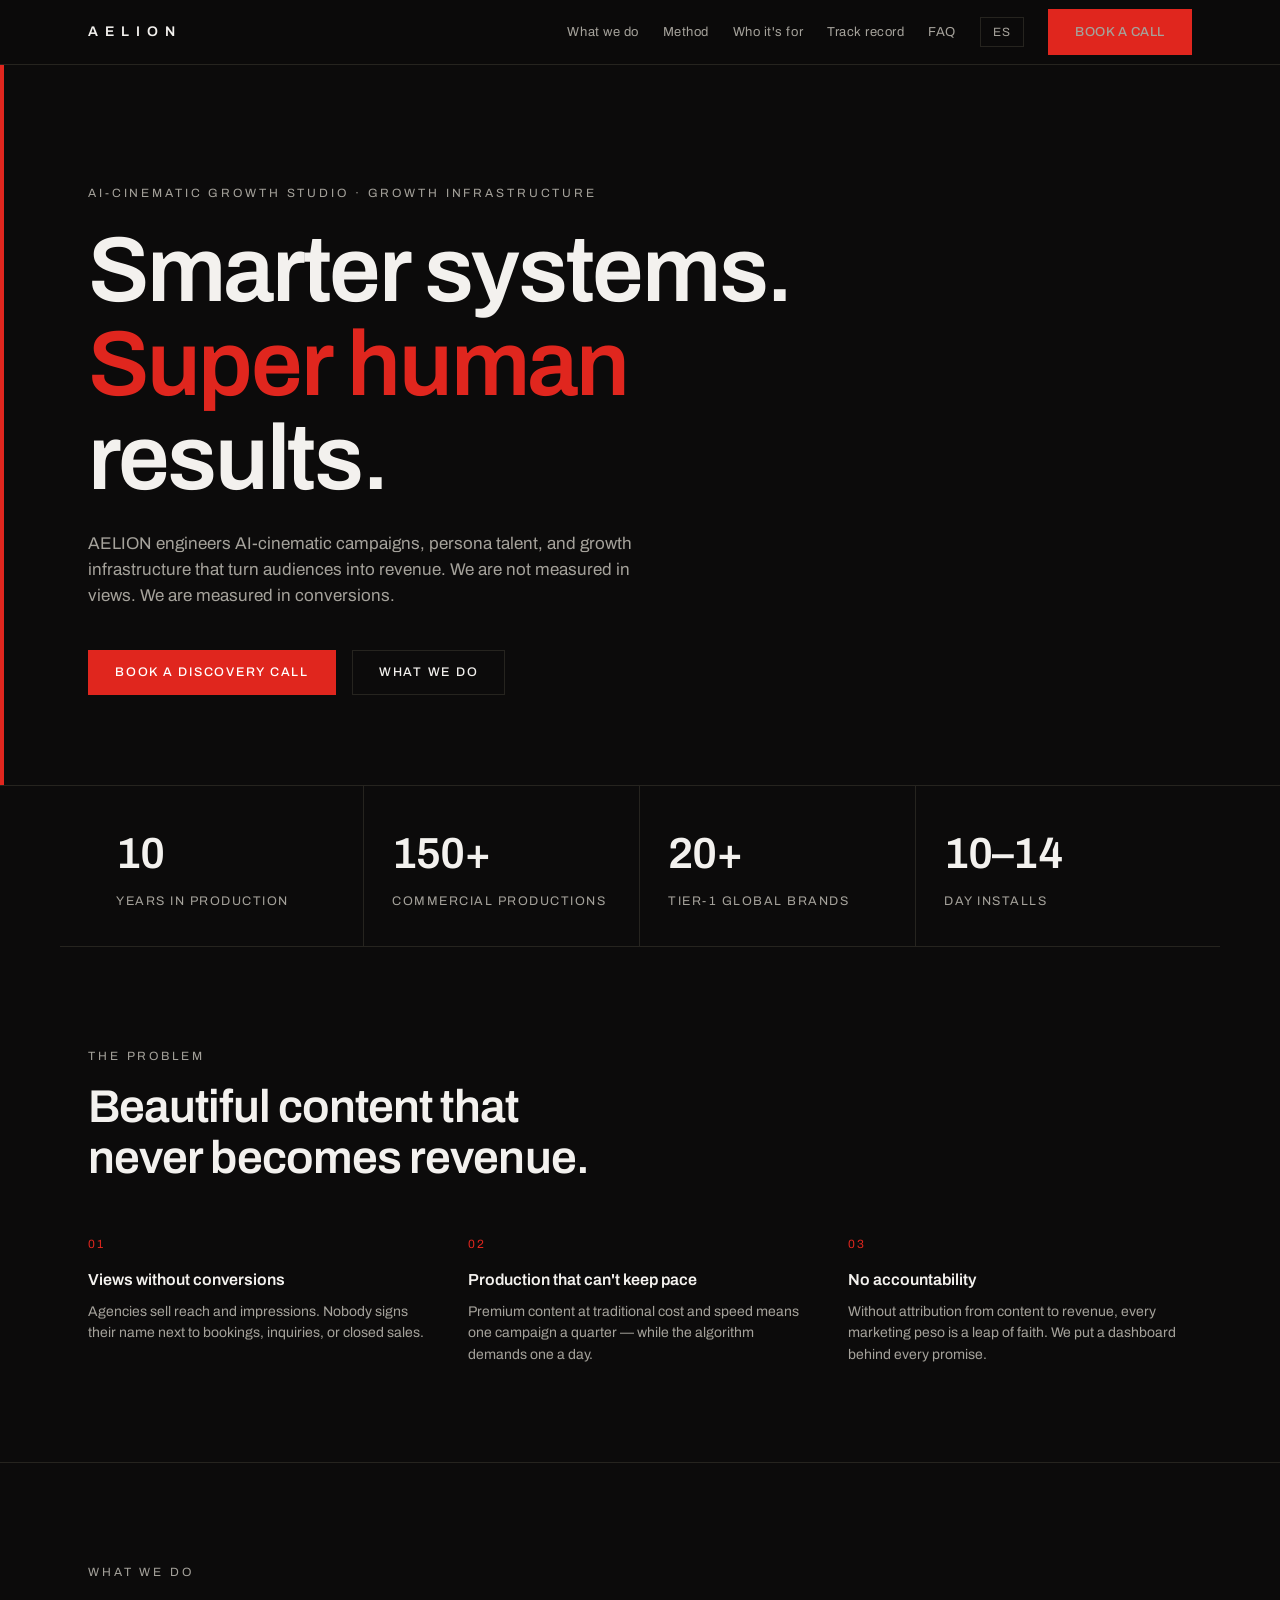
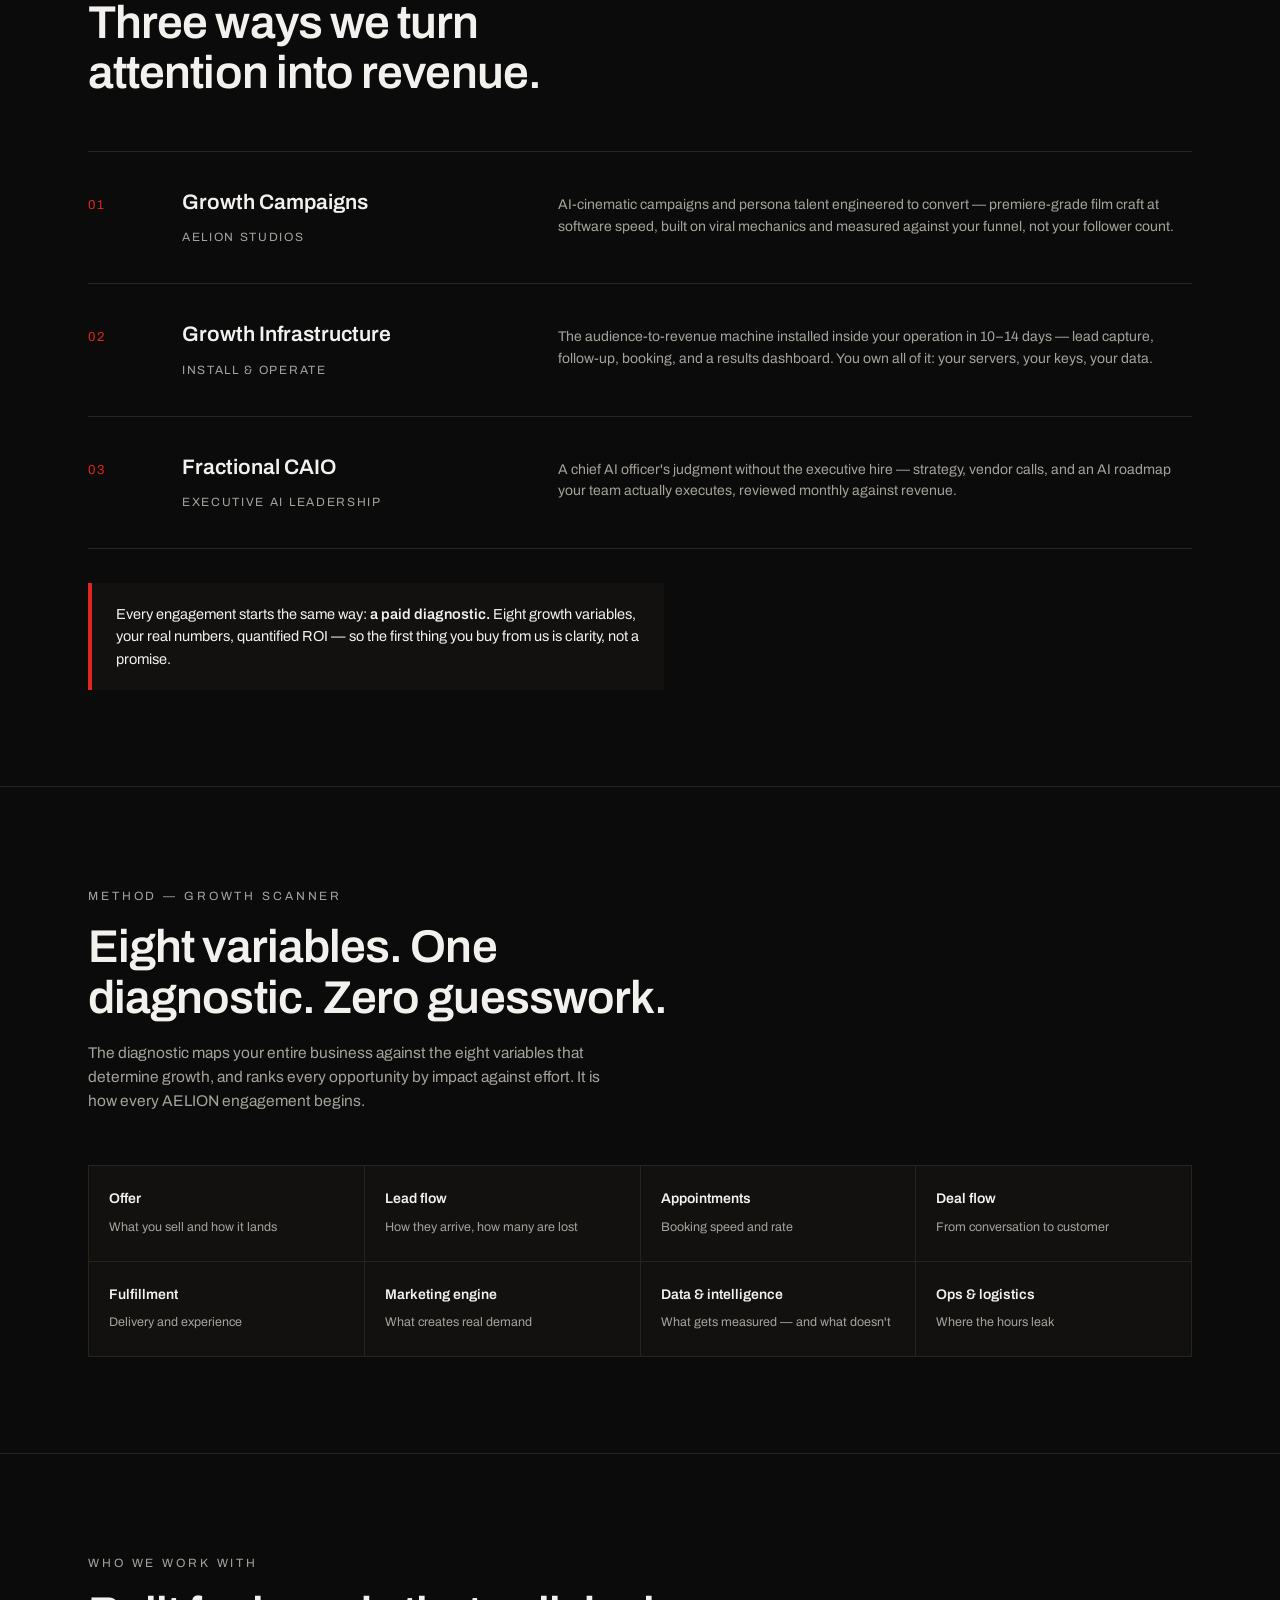
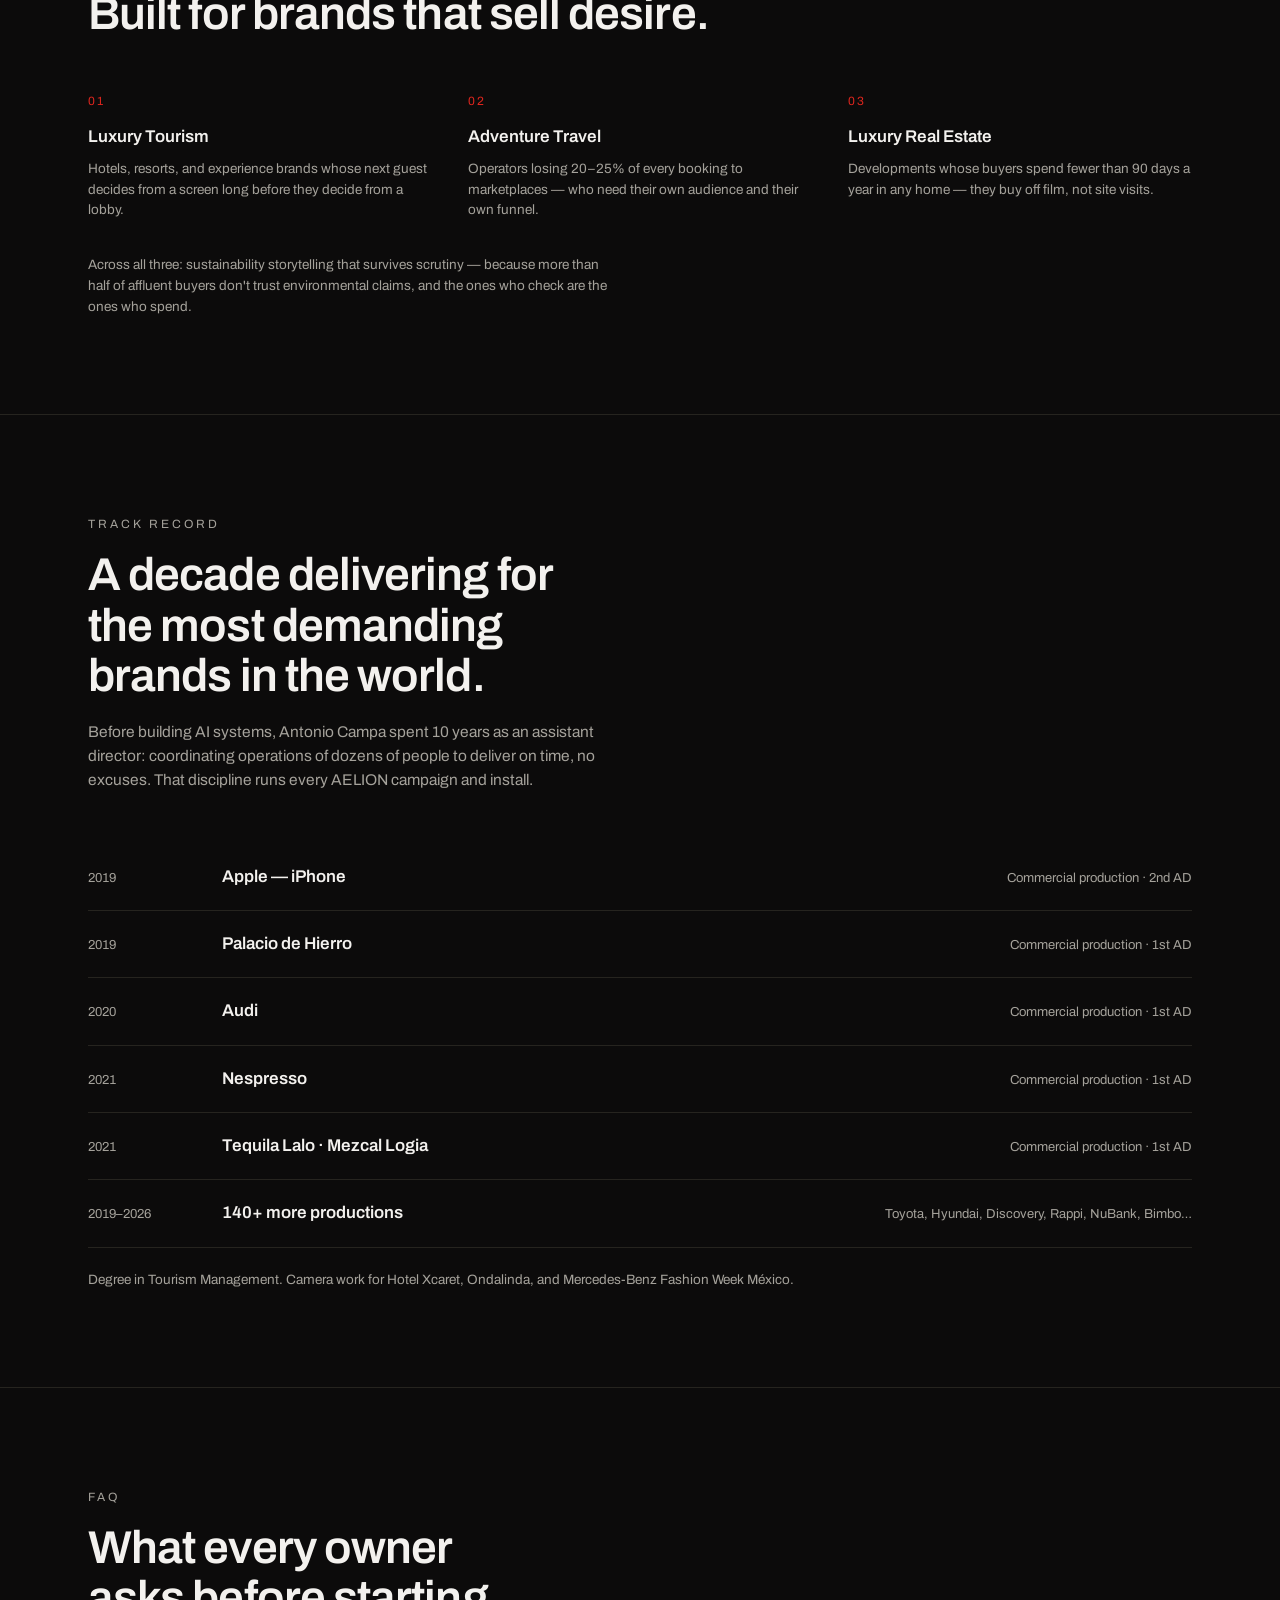
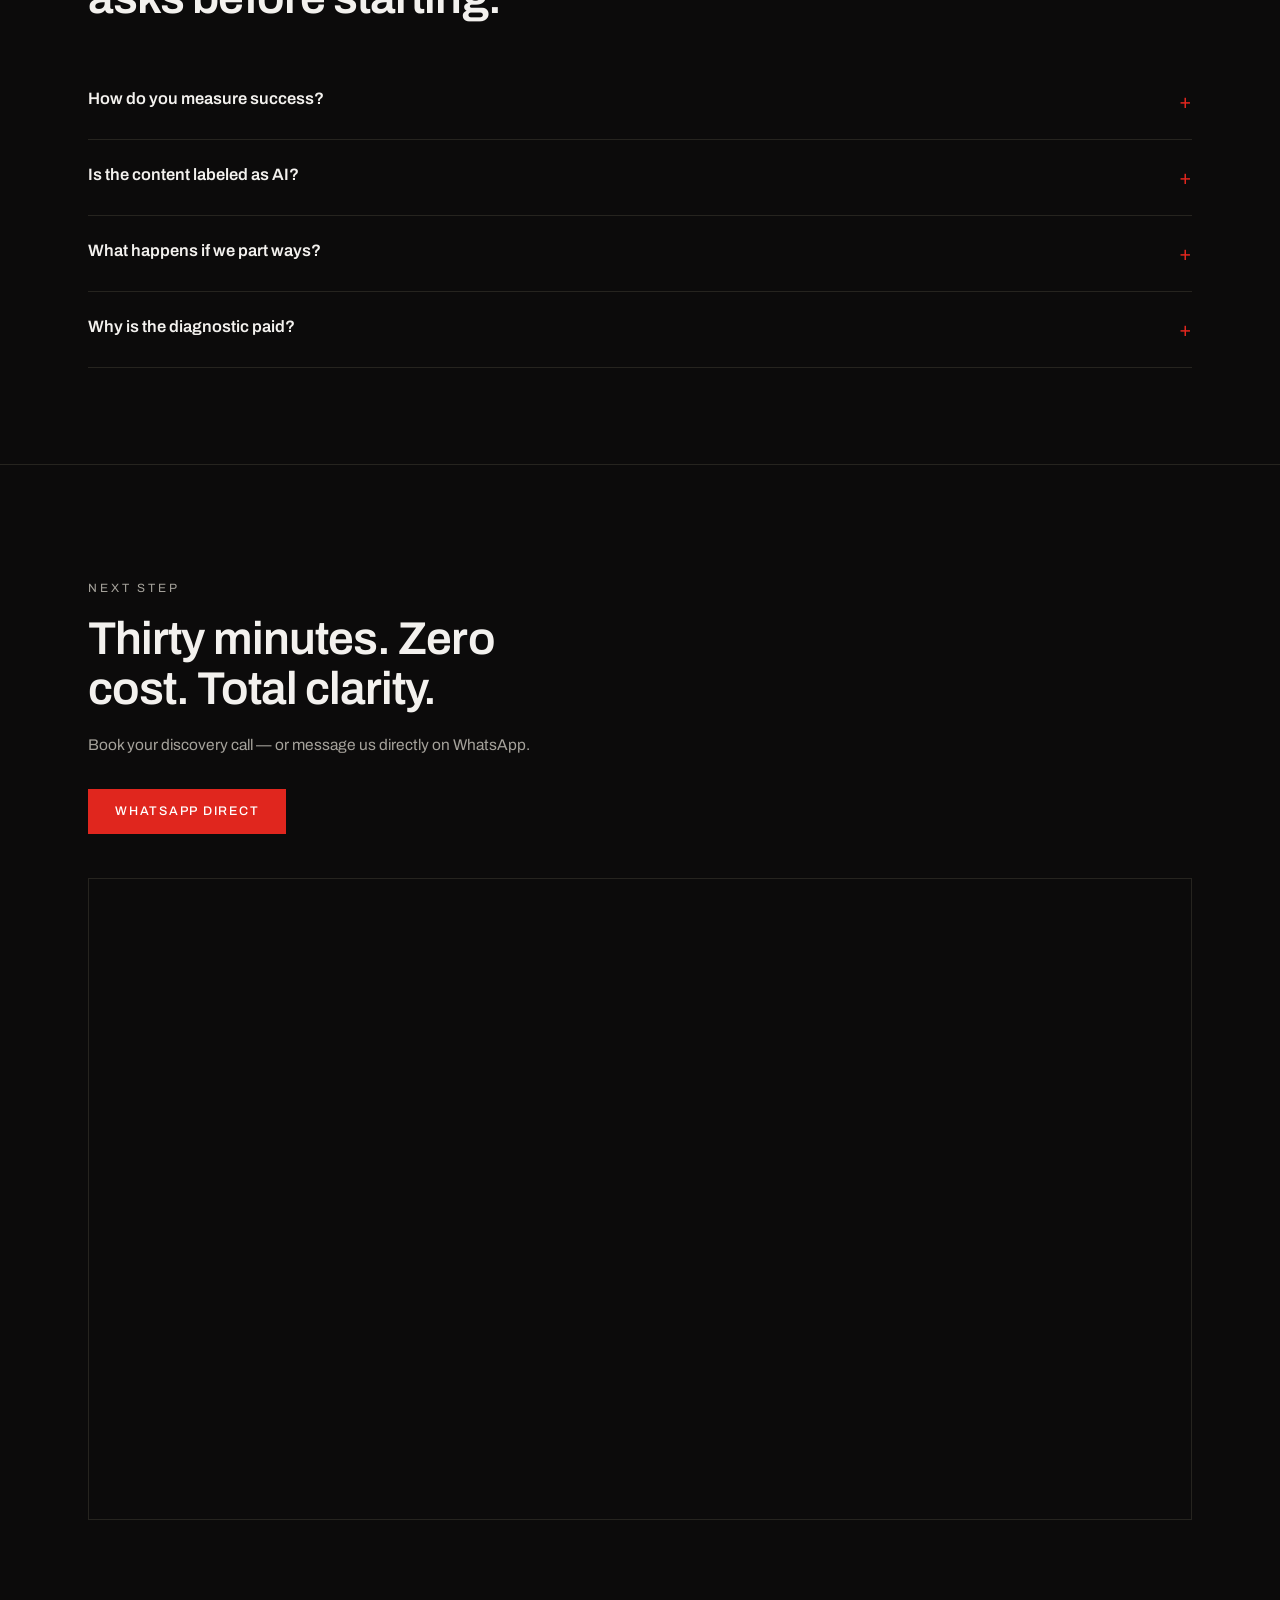
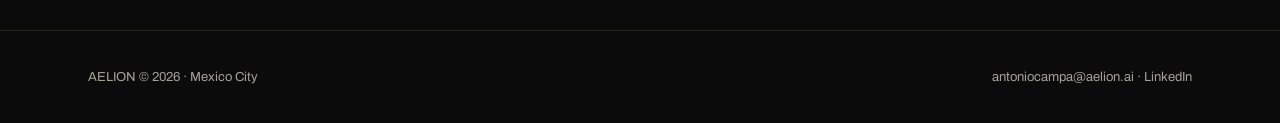
<file: index.html>
<!DOCTYPE html>
<html lang="en">
<head>
<meta charset="utf-8"/>
<meta content="width=device-width, initial-scale=1.0" name="viewport"/>
<title>AELION — AI-Cinematic Growth. Measured in Conversions.</title>
<meta name="description" content="AELION engineers AI-cinematic campaigns, persona talent, and growth infrastructure that turn audiences into revenue — for luxury tourism, adventure travel, and luxury real estate.">
<link rel="canonical" href="https://aelion.ai/">
<meta property="og:url" content="https://aelion.ai/">
<meta property="og:title" content="AELION — Smarter systems. Super human results.">
<meta property="og:description" content="AI-cinematic campaigns, persona talent, and growth infrastructure — measured in conversions, not views.">
<meta property="og:image" content="https://aelion.ai/assets/og-image-v2.jpg">
<meta property="og:image:width" content="1200">
<meta property="og:image:height" content="630">
<meta property="og:image:type" content="image/jpeg">
<meta property="fb:app_id" content="1982862193114377">
<meta property="og:type" content="website">
<meta property="og:locale" content="en_US">
<meta property="og:locale:alternate" content="es_MX">
<meta name="theme-color" content="#0c0b0b">
<meta name="geo.region" content="MX-CMX">
<meta name="geo.placename" content="Ciudad de Mexico">
<link rel="icon" type="image/png" sizes="192x192" href="/assets/favicon.png">
<link rel="icon" type="image/png" sizes="48x48" href="/assets/favicon-48.png">
<link rel="icon" type="image/png" sizes="32x32" href="/assets/favicon-32.png">
<link rel="apple-touch-icon" sizes="180x180" href="/assets/apple-touch-icon.png">
<meta name="twitter:card" content="summary_large_image">
<meta name="twitter:title" content="AELION — Smarter systems. Super human results.">
<meta name="twitter:description" content="AI-cinematic campaigns, persona talent, and growth infrastructure — measured in conversions, not views.">
<meta name="twitter:image" content="https://aelion.ai/assets/og-image-v2.jpg">
<link href="https://fonts.googleapis.com" rel="preconnect"/>
<link crossorigin="" href="https://fonts.gstatic.com" rel="preconnect"/>
<link href="https://assets.calendly.com" rel="preconnect"/>
<link href="https://fonts.googleapis.com/css2?family=Archivo:ital,wght@0,300;0,400;0,500;0,600;0,700;1,400&display=swap" rel="stylesheet"/>
<style>
  :root{
    --carbon:#0c0b0b; --coal:#121110; --bone:#f3f1ee; --smoke:#a5a29b; --blade:#e0261e; --line:#26241f;
  }
  *{margin:0;box-sizing:border-box}
  html{scroll-behavior:smooth}
  @media (prefers-reduced-motion: reduce){ html{scroll-behavior:auto} *{transition:none!important;animation:none!important} }
  body{background:var(--carbon);color:var(--bone);font-family:"Archivo","Helvetica Neue",Helvetica,Arial,sans-serif;line-height:1.55;-webkit-font-smoothing:antialiased}
  a{color:inherit}
  .wrap{max-width:1160px;margin:0 auto;padding:0 28px}
  .eyebrow{font-size:12px;letter-spacing:.24em;text-transform:uppercase;color:var(--smoke)}

  nav{position:fixed;top:0;left:0;right:0;z-index:50;background:rgba(12,11,11,.86);backdrop-filter:blur(10px);border-bottom:1px solid var(--line)}
  .nav-in{display:flex;justify-content:space-between;align-items:center;height:64px}
  .logo{font-size:14px;letter-spacing:.5em;font-weight:600;text-decoration:none}
  .nav-links{display:flex;gap:24px;align-items:center}
  .nav-links a{font-size:13px;color:var(--smoke);text-decoration:none;letter-spacing:.04em}
  .nav-links a:hover{color:var(--bone)}
  .btn{display:inline-block;background:var(--blade);color:#fff;text-decoration:none;padding:12px 26px;font-size:12.5px;letter-spacing:.14em;text-transform:uppercase;font-weight:500;border:1px solid var(--blade);transition:background .2s;cursor:pointer}
  .btn:hover{background:#c11f18}
  .btn.ghost{background:transparent;color:var(--bone);border-color:var(--line)}
  .btn.ghost:hover{border-color:var(--smoke);background:transparent}
  .lang{background:transparent;border:1px solid var(--line);color:var(--smoke);font-family:inherit;font-size:12px;letter-spacing:.1em;padding:7px 12px;cursor:pointer}
  .lang:hover{color:var(--bone);border-color:var(--smoke)}
  @media(max-width:720px){.nav-links a:not(.btn){display:none}}

  header{padding:180px 0 90px;border-bottom:1px solid var(--line);position:relative;overflow:hidden}
  header::before{content:"";position:absolute;left:0;top:64px;bottom:0;width:4px;background:var(--blade)}
  h1{font-size:clamp(42px,7.2vw,96px);font-weight:600;letter-spacing:-.025em;line-height:1.02;margin:18px 0 26px;max-width:15ch;text-wrap:balance}
  h1 .r{color:var(--blade)}
  .sub{font-size:17px;color:var(--smoke);max-width:56ch;margin-bottom:40px}
  .cta-row{display:flex;gap:16px;flex-wrap:wrap}

  .stats{display:grid;grid-template-columns:repeat(4,1fr);border-bottom:1px solid var(--line)}
  .stat{padding:34px 28px;border-right:1px solid var(--line)}
  .stat:last-child{border-right:none}
  .stat b{display:block;font-size:clamp(28px,3.4vw,44px);font-weight:600;letter-spacing:-.02em;font-variant-numeric:tabular-nums}
  .stat span{font-size:12.5px;letter-spacing:.12em;text-transform:uppercase;color:var(--smoke)}
  @media(max-width:720px){.stats{grid-template-columns:1fr 1fr}.stat{border-bottom:1px solid var(--line)}}

  section{padding:96px 0;border-bottom:1px solid var(--line)}
  h2{font-size:clamp(28px,4vw,46px);font-weight:600;letter-spacing:-.02em;line-height:1.1;margin:14px 0 18px;max-width:24ch;text-wrap:balance}
  .lede{font-size:15.5px;color:var(--smoke);max-width:60ch}

  .prob{display:grid;grid-template-columns:repeat(3,1fr);gap:36px;margin-top:52px}
  .prob h3{font-size:16px;font-weight:600;margin-bottom:8px}
  .prob p{font-size:14px;color:var(--smoke)}
  .prob .n{font-size:12px;color:var(--blade);letter-spacing:.18em;display:block;margin-bottom:14px}
  @media(max-width:720px){.prob{grid-template-columns:1fr}}

  .tracks{margin-top:52px;border-top:1px solid var(--line)}
  .track{display:grid;grid-template-columns:70px 1fr 1.8fr;gap:24px;align-items:baseline;padding:34px 0;border-bottom:1px solid var(--line)}
  .track .num{font-size:13px;color:var(--blade);letter-spacing:.14em}
  .track h3{font-size:21px;font-weight:600;margin-bottom:6px}
  .track .tag{font-size:12px;letter-spacing:.14em;text-transform:uppercase;color:var(--smoke)}
  .track p{font-size:14px;color:var(--smoke)}
  @media(max-width:860px){.track{grid-template-columns:50px 1fr;gap:8px 18px}.track p{grid-column:2}}
  .diagnostic{margin-top:34px;border-left:4px solid var(--blade);background:var(--coal);padding:20px 24px;font-size:14.5px;color:var(--bone);max-width:72ch}
  .diagnostic b{font-weight:600}

  .vars{display:grid;grid-template-columns:repeat(4,1fr);gap:1px;background:var(--line);border:1px solid var(--line);margin-top:52px}
  .var{background:var(--coal);padding:22px 20px}
  .var b{font-size:14px;font-weight:600;display:block;margin-bottom:4px}
  .var span{font-size:12.5px;color:var(--smoke)}
  @media(max-width:720px){.vars{grid-template-columns:1fr 1fr}}

  .niches{display:grid;grid-template-columns:repeat(3,1fr);gap:36px;margin-top:52px}
  .niche h3{font-size:17px;font-weight:600;margin-bottom:8px}
  .niche p{font-size:13.5px;color:var(--smoke)}
  .niche .n{font-size:12px;color:var(--blade);letter-spacing:.18em;display:block;margin-bottom:14px}
  .overlay-note{margin-top:34px;font-size:13.5px;color:var(--smoke);max-width:66ch}
  @media(max-width:720px){.niches{grid-template-columns:1fr}}

  .work{margin-top:52px}
  .job{display:grid;grid-template-columns:110px 1fr auto;gap:24px;padding:20px 0;border-bottom:1px solid var(--line);align-items:baseline}
  .job time{font-size:13px;color:var(--smoke);font-variant-numeric:tabular-nums}
  .job b{font-size:17px;font-weight:600}
  .job span{font-size:13px;color:var(--smoke)}
  .work-note{margin-top:22px;font-size:13.5px;color:var(--smoke)}
  @media(max-width:640px){.job{grid-template-columns:80px 1fr}.job span{grid-column:2}}

  details{border-bottom:1px solid var(--line);padding:22px 0}
  summary{font-size:16.5px;font-weight:600;cursor:pointer;list-style:none;display:flex;justify-content:space-between;gap:16px}
  summary::after{content:"+";color:var(--blade);font-weight:400;font-size:20px}
  details[open] summary::after{content:"—"}
  details p{margin-top:12px;font-size:14px;color:var(--smoke);max-width:64ch}

  .final{padding:110px 0;text-align:left;border-bottom:none}
  .final h2{max-width:20ch}
  .cal{margin-top:44px;border:1px solid var(--line)}

  footer{border-top:1px solid var(--line);padding:36px 0;font-size:13px;color:var(--smoke)}
  footer a{color:var(--smoke);text-decoration:none}
  footer a:hover{color:var(--bone)}
</style>
</head>
<body>

<nav><div class="wrap nav-in">
  <a class="logo" href="#">AELION</a>
  <div class="nav-links">
    <a href="#servicios" data-i18n="nav_what">What we do</a>
    <a href="#metodologia" data-i18n="nav_method">Method</a>
    <a href="#niches" data-i18n="nav_niches">Who it's for</a>
    <a href="#trabajo" data-i18n="nav_work">Track record</a>
    <a href="#preguntas" data-i18n="nav_faq">FAQ</a>
    <button class="lang" id="langToggle" aria-label="Cambiar idioma / Switch language">ES</button>
    <a class="btn" href="#agendar" data-i18n="nav_cta">Book a call</a>
  </div>
</div></nav>

<header><div class="wrap">
  <span class="eyebrow" data-i18n="hero_eyebrow">AI-Cinematic Growth Studio · Growth Infrastructure</span>
  <h1 data-i18n-html="hero_h1">Smarter systems. <span class="r">Super&nbsp;human</span> results.</h1>
  <p class="sub" data-i18n="hero_sub">AELION engineers AI-cinematic campaigns, persona talent, and growth infrastructure that turn audiences into revenue. We are not measured in views. We are measured in conversions.</p>
  <div class="cta-row">
    <a class="btn" href="#agendar" data-i18n="hero_cta1">Book a discovery call</a>
    <a class="btn ghost" href="#servicios" data-i18n="hero_cta2">What we do</a>
  </div>
</div></header>

<div class="stats wrap">
  <div class="stat"><b>10</b><span data-i18n="stat1">years in production</span></div>
  <div class="stat"><b>150+</b><span data-i18n="stat2">commercial productions</span></div>
  <div class="stat"><b>20+</b><span data-i18n="stat3">tier-1 global brands</span></div>
  <div class="stat"><b>10–14</b><span data-i18n="stat4">day installs</span></div>
</div>

<section id="problema"><div class="wrap">
  <span class="eyebrow" data-i18n="prob_eyebrow">The problem</span>
  <h2 data-i18n="prob_h2">Beautiful content that never becomes revenue.</h2>
  <div class="prob">
    <div><span class="n">01</span><h3 data-i18n="prob1_h">Views without conversions</h3><p data-i18n="prob1_p">Agencies sell reach and impressions. Nobody signs their name next to bookings, inquiries, or closed sales.</p></div>
    <div><span class="n">02</span><h3 data-i18n="prob2_h">Production that can't keep pace</h3><p data-i18n="prob2_p">Premium content at traditional cost and speed means one campaign a quarter — while the algorithm demands one a day.</p></div>
    <div><span class="n">03</span><h3 data-i18n="prob3_h">No accountability</h3><p data-i18n="prob3_p">Without attribution from content to revenue, every marketing peso is a leap of faith. We put a dashboard behind every promise.</p></div>
  </div>
</div></section>

<section id="servicios"><div class="wrap">
  <span class="eyebrow" data-i18n="svc_eyebrow">What we do</span>
  <h2 data-i18n="svc_h2">Three ways we turn attention into revenue.</h2>
  <div class="tracks">
    <div class="track"><span class="num">01</span><div><h3 data-i18n="t1_h">Growth Campaigns</h3><span class="tag" data-i18n="t1_t">AELION Studios</span></div><p data-i18n="t1_d">AI-cinematic campaigns and persona talent engineered to convert — premiere-grade film craft at software speed, built on viral mechanics and measured against your funnel, not your follower count.</p></div>
    <div class="track"><span class="num">02</span><div><h3 data-i18n="t2_h">Growth Infrastructure</h3><span class="tag" data-i18n="t2_t">Install &amp; operate</span></div><p data-i18n="t2_d">The audience-to-revenue machine installed inside your operation in 10–14 days — lead capture, follow-up, booking, and a results dashboard. You own all of it: your servers, your keys, your data.</p></div>
    <div class="track"><span class="num">03</span><div><h3 data-i18n="t3_h">Fractional CAIO</h3><span class="tag" data-i18n="t3_t">Executive AI leadership</span></div><p data-i18n="t3_d">A chief AI officer's judgment without the executive hire — strategy, vendor calls, and an AI roadmap your team actually executes, reviewed monthly against revenue.</p></div>
  </div>
  <p class="diagnostic" data-i18n-html="diag">Every engagement starts the same way: <b>a paid diagnostic.</b> Eight growth variables, your real numbers, quantified ROI — so the first thing you buy from us is clarity, not a promise.</p>
</div></section>

<section id="metodologia"><div class="wrap">
  <span class="eyebrow" data-i18n="meth_eyebrow">Method — Growth Scanner</span>
  <h2 data-i18n="meth_h2">Eight variables. One diagnostic. Zero guesswork.</h2>
  <p class="lede" data-i18n="meth_lede">The diagnostic maps your entire business against the eight variables that determine growth, and ranks every opportunity by impact against effort. It is how every AELION engagement begins.</p>
  <div class="vars">
    <div class="var"><b data-i18n="v1">Offer</b><span data-i18n="v1s">What you sell and how it lands</span></div>
    <div class="var"><b data-i18n="v2">Lead flow</b><span data-i18n="v2s">How they arrive, how many are lost</span></div>
    <div class="var"><b data-i18n="v3">Appointments</b><span data-i18n="v3s">Booking speed and rate</span></div>
    <div class="var"><b data-i18n="v4">Deal flow</b><span data-i18n="v4s">From conversation to customer</span></div>
    <div class="var"><b data-i18n="v5">Fulfillment</b><span data-i18n="v5s">Delivery and experience</span></div>
    <div class="var"><b data-i18n="v6">Marketing engine</b><span data-i18n="v6s">What creates real demand</span></div>
    <div class="var"><b data-i18n="v7">Data &amp; intelligence</b><span data-i18n="v7s">What gets measured — and what doesn't</span></div>
    <div class="var"><b data-i18n="v8">Ops &amp; logistics</b><span data-i18n="v8s">Where the hours leak</span></div>
  </div>
</div></section>

<section id="niches"><div class="wrap">
  <span class="eyebrow" data-i18n="niche_eyebrow">Who we work with</span>
  <h2 data-i18n="niche_h2">Built for brands that sell desire.</h2>
  <div class="niches">
    <div class="niche"><span class="n">01</span><h3 data-i18n="n1_h">Luxury Tourism</h3><p data-i18n="n1_p">Hotels, resorts, and experience brands whose next guest decides from a screen long before they decide from a lobby.</p></div>
    <div class="niche"><span class="n">02</span><h3 data-i18n="n2_h">Adventure Travel</h3><p data-i18n="n2_p">Operators losing 20–25% of every booking to marketplaces — who need their own audience and their own funnel.</p></div>
    <div class="niche"><span class="n">03</span><h3 data-i18n="n3_h">Luxury Real Estate</h3><p data-i18n="n3_p">Developments whose buyers spend fewer than 90 days a year in any home — they buy off film, not site visits.</p></div>
  </div>
  <p class="overlay-note" data-i18n="niche_note">Across all three: sustainability storytelling that survives scrutiny — because more than half of affluent buyers don't trust environmental claims, and the ones who check are the ones who spend.</p>
</div></section>

<section id="trabajo"><div class="wrap">
  <span class="eyebrow" data-i18n="work_eyebrow">Track record</span>
  <h2 data-i18n="work_h2">A decade delivering for the most demanding brands in the world.</h2>
  <p class="lede" data-i18n="work_lede">Before building AI systems, Antonio Campa spent 10 years as an assistant director: coordinating operations of dozens of people to deliver on time, no excuses. That discipline runs every AELION campaign and install.</p>
  <div class="work">
    <div class="job"><time>2019</time><b>Apple — iPhone</b><span data-i18n="job_2ad">Commercial production · 2nd AD</span></div>
    <div class="job"><time>2019</time><b>Palacio de Hierro</b><span data-i18n="job_1ad_1">Commercial production · 1st AD</span></div>
    <div class="job"><time>2020</time><b>Audi</b><span data-i18n="job_1ad_2">Commercial production · 1st AD</span></div>
    <div class="job"><time>2021</time><b>Nespresso</b><span data-i18n="job_1ad_3">Commercial production · 1st AD</span></div>
    <div class="job"><time>2021</time><b>Tequila Lalo · Mezcal Logia</b><span data-i18n="job_1ad_4">Commercial production · 1st AD</span></div>
    <div class="job"><time>2019–2026</time><b data-i18n="job_more">140+ more productions</b><span>Toyota, Hyundai, Discovery, Rappi, NuBank, Bimbo…</span></div>
  </div>
  <p class="work-note" data-i18n="work_note">Degree in Tourism Management. Camera work for Hotel Xcaret, Ondalinda, and Mercedes-Benz Fashion Week México.</p>
</div></section>

<section id="preguntas"><div class="wrap">
  <span class="eyebrow" data-i18n="faq_eyebrow">FAQ</span>
  <h2 data-i18n="faq_h2">What every owner asks before starting.</h2>
  <div style="margin-top:40px">
    <details><summary data-i18n="q1">How do you measure success?</summary><p data-i18n="a1">Conversions — inquiries, bookings, closed revenue — tracked on a client-facing dashboard from day one. Views and followers are instruments, never the score.</p></details>
    <details><summary data-i18n="q2">Is the content labeled as AI?</summary><p data-i18n="a2">Yes, wherever platform policy requires it — and the data shows disclosure doesn't suppress performance; low-quality content does. Our persona talent is AI-transparent by design. What converts is craft and story.</p></details>
    <details><summary data-i18n="q3">What happens if we part ways?</summary><p data-i18n="a3">Everything keeps running. Infrastructure lives on your servers, with your API keys and your data. You lose the ongoing optimization — never the machine.</p></details>
    <details><summary data-i18n="q4">Why is the diagnostic paid?</summary><p data-i18n="a4">Because a serious diagnostic takes serious work: full operations mapping, an eight-variable analysis, and ROI on your real numbers. It's also credited toward your engagement when you proceed.</p></details>
  </div>
</div></section>

<section class="final" id="agendar"><div class="wrap">
  <span class="eyebrow" data-i18n="cta_eyebrow">Next step</span>
  <h2 data-i18n="cta_h2">Thirty minutes. Zero cost. Total clarity.</h2>
  <p class="lede" data-i18n="cta_lede">Book your discovery call — or message us directly on WhatsApp.</p>
  <div class="cta-row" style="margin-top:32px">
    <a class="btn" href="https://wa.me/5215548020640?text=Hola%2C%20me%20interesa%20una%20llamada%20de%20descubrimiento%20con%20AELION" data-i18n="cta_wa">WhatsApp direct</a>
  </div>
  <div class="cal">
    <div class="calendly-inline-widget" data-url="https://calendly.com/antoniocampa-aelion/30min?hide_gdpr_banner=1&background_color=0c0b0b&text_color=f3f1ee&primary_color=e0261e" style="min-width:320px;height:640px;"></div>
    <script type="text/javascript" src="https://assets.calendly.com/assets/external/widget.js" async></script>
  </div>
</div></section>

<footer><div class="wrap" style="display:flex;justify-content:space-between;gap:20px;flex-wrap:wrap">
  <span data-i18n="foot_left">AELION © 2026 · Mexico City</span>
  <span><a href="mailto:antoniocampa@aelion.ai">antoniocampa@aelion.ai</a> · <a href="https://www.linkedin.com/company/aelion-ai/">LinkedIn</a></span>
</div></footer>

<script>
(function(){
  var ES = {
    nav_what:"Qué hacemos", nav_method:"Método", nav_niches:"Para quién", nav_work:"Trayectoria", nav_faq:"Preguntas", nav_cta:"Agendar",
    hero_eyebrow:"Estudio de Crecimiento AI-Cinemático · Infraestructura de Crecimiento",
    hero_h1:'Sistemas más inteligentes. <span class="r">Resultados</span> sobrehumanos.',
    hero_sub:"AELION diseña campañas AI-cinemáticas, talento de personas digitales e infraestructura de crecimiento que convierten audiencias en ingresos. No nos medimos en vistas. Nos medimos en conversiones.",
    hero_cta1:"Agendar llamada de descubrimiento", hero_cta2:"Qué hacemos",
    stat1:"años en producción", stat2:"producciones comerciales", stat3:"marcas globales tier-1", stat4:"días de instalación",
    prob_eyebrow:"El problema", prob_h2:"Contenido hermoso que nunca se convierte en ingresos.",
    prob1_h:"Vistas sin conversiones", prob1_p:"Las agencias venden alcance e impresiones. Nadie firma junto a las reservas, las consultas o las ventas cerradas.",
    prob2_h:"Producción que no sigue el ritmo", prob2_p:"Contenido premium a costo y velocidad tradicional significa una campaña por trimestre — cuando el algoritmo exige una por día.",
    prob3_h:"Sin rendición de cuentas", prob3_p:"Sin atribución del contenido al ingreso, cada peso de marketing es un acto de fe. Nosotros ponemos un dashboard detrás de cada promesa.",
    svc_eyebrow:"Qué hacemos", svc_h2:"Tres formas de convertir atención en ingresos.",
    t1_h:"Campañas de Crecimiento", t1_t:"AELION Studios", t1_d:"Campañas AI-cinemáticas y talento de personas digitales diseñados para convertir — factura de cine premium a velocidad de software, construidas sobre mecánica viral y medidas contra su embudo, no contra sus seguidores.",
    t2_h:"Infraestructura de Crecimiento", t2_t:"Instalación y operación", t2_d:"La máquina de audiencia-a-ingresos instalada dentro de su operación en 10–14 días — captura de prospectos, seguimiento, reservas y un dashboard de resultados. Usted es dueño de todo: sus servidores, sus llaves, sus datos.",
    t3_h:"CAIO Fraccional", t3_t:"Liderazgo ejecutivo de IA", t3_d:"El criterio de un director de IA sin la contratación ejecutiva — estrategia, decisiones de proveedores y una hoja de ruta que su equipo sí ejecuta, revisada cada mes contra ingresos.",
    diag:'Todo compromiso comienza igual: <b>un diagnóstico pagado.</b> Ocho variables de crecimiento, sus números reales, ROI cuantificado — lo primero que nos compra es claridad, no una promesa.',
    meth_eyebrow:"Método — Growth Scanner", meth_h2:"Ocho variables. Un diagnóstico. Cero adivinanzas.",
    meth_lede:"El diagnóstico mapea su negocio completo contra las ocho variables que determinan el crecimiento y prioriza cada oportunidad por impacto contra esfuerzo. Así comienza todo compromiso con AELION.",
    v1:"Oferta", v1s:"Qué vende y cómo se percibe", v2:"Flujo de prospectos", v2s:"Cómo llegan y cuántos se pierden",
    v3:"Citas", v3s:"Velocidad y tasa de agendado", v4:"Cierre", v4s:"De conversación a cliente",
    v5:"Entrega", v5s:"Cumplimiento y experiencia", v6:"Motor de marketing", v6s:"Qué genera demanda real",
    v7:"Datos e inteligencia", v7s:"Qué se mide y qué no", v8:"Operación y logística", v8s:"Dónde se fuga el tiempo",
    niche_eyebrow:"Con quién trabajamos", niche_h2:"Hecho para marcas que venden deseo.",
    n1_h:"Turismo de Lujo", n1_p:"Hoteles, resorts y marcas de experiencias cuyo próximo huésped decide desde una pantalla mucho antes que desde un lobby.",
    n2_h:"Turismo de Aventura", n2_p:"Operadores que pierden 20–25% de cada reserva con los marketplaces — y necesitan su propia audiencia y su propio embudo.",
    n3_h:"Bienes Raíces de Lujo", n3_p:"Desarrollos cuyos compradores pasan menos de 90 días al año en cualquier casa — compran por video, no por visitas.",
    niche_note:"En los tres: narrativa de sustentabilidad que resiste escrutinio — porque más de la mitad de los compradores afluentes no confía en las declaraciones ambientales, y los que verifican son los que gastan.",
    work_eyebrow:"Trayectoria", work_h2:"Una década entregando para las marcas más exigentes del mundo.",
    work_lede:"Antes de construir sistemas de IA, Antonio Campa pasó 10 años como asistente de dirección: coordinar operaciones de decenas de personas para que entreguen a tiempo, sin excusas. Esa disciplina corre en cada campaña e instalación de AELION.",
    job_2ad:"Producción comercial · 2nd AD", job_1ad_1:"Producción comercial · 1st AD", job_1ad_2:"Producción comercial · 1st AD",
    job_1ad_3:"Producción comercial · 1st AD", job_1ad_4:"Producción comercial · 1st AD", job_more:"+140 producciones más",
    work_note:"Formación en Gestión Turística. Trabajo de cámara para Hotel Xcaret, Ondalinda y Fashion Week Mercedes-Benz México.",
    faq_eyebrow:"Preguntas frecuentes", faq_h2:"Lo que todo dueño pregunta antes de empezar.",
    q1:"¿Cómo miden el éxito?", a1:"Conversiones — consultas, reservas, ingresos cerrados — rastreadas en un dashboard visible para el cliente desde el día uno. Las vistas y los seguidores son instrumentos, nunca el marcador.",
    q2:"¿El contenido se etiqueta como IA?", a2:"Sí, donde la política de la plataforma lo requiere — y los datos muestran que la divulgación no suprime el rendimiento; el contenido de baja calidad sí. Nuestro talento digital es AI-transparente por diseño. Lo que convierte es el oficio y la historia.",
    q3:"¿Qué pasa si nos separamos?", a3:"Todo sigue funcionando. La infraestructura vive en sus servidores, con sus llaves de API y sus datos. Pierde la optimización continua — nunca la máquina.",
    q4:"¿Por qué el diagnóstico es pagado?", a4:"Porque un diagnóstico serio toma trabajo serio: mapeo completo de operaciones, análisis de ocho variables y ROI con sus números reales. Además se acredita a su compromiso cuando decide avanzar.",
    cta_eyebrow:"Siguiente paso", cta_h2:"Treinta minutos. Cero costo. Claridad total.",
    cta_lede:"Agende su llamada de descubrimiento — o escríbanos directo por WhatsApp.",
    cta_wa:"WhatsApp directo", foot_left:"AELION © 2026 · Ciudad de México"
  };

  var EN = {}; // captured from the DOM on first load
  var current = "en";
  var btn = document.getElementById("langToggle");

  function capture(){
    document.querySelectorAll("[data-i18n]").forEach(function(el){ EN[el.getAttribute("data-i18n")] = el.textContent; });
    document.querySelectorAll("[data-i18n-html]").forEach(function(el){ EN[el.getAttribute("data-i18n-html")] = el.innerHTML; });
  }
  function apply(lang){
    var dict = lang === "es" ? ES : EN;
    document.querySelectorAll("[data-i18n]").forEach(function(el){
      var k = el.getAttribute("data-i18n"); if (dict[k] !== undefined) el.textContent = dict[k];
    });
    document.querySelectorAll("[data-i18n-html]").forEach(function(el){
      var k = el.getAttribute("data-i18n-html"); if (dict[k] !== undefined) el.innerHTML = dict[k];
    });
    document.documentElement.lang = lang;
    btn.textContent = lang === "es" ? "EN" : "ES";
    current = lang;
    try { localStorage.setItem("aelion-lang", lang); } catch(e){}
  }
  capture();
  btn.addEventListener("click", function(){ apply(current === "en" ? "es" : "en"); });
  var saved = null;
  try { saved = localStorage.getItem("aelion-lang"); } catch(e){}
  if (saved === "es") apply("es");
})();
</script>

</body>
</html>
</file>
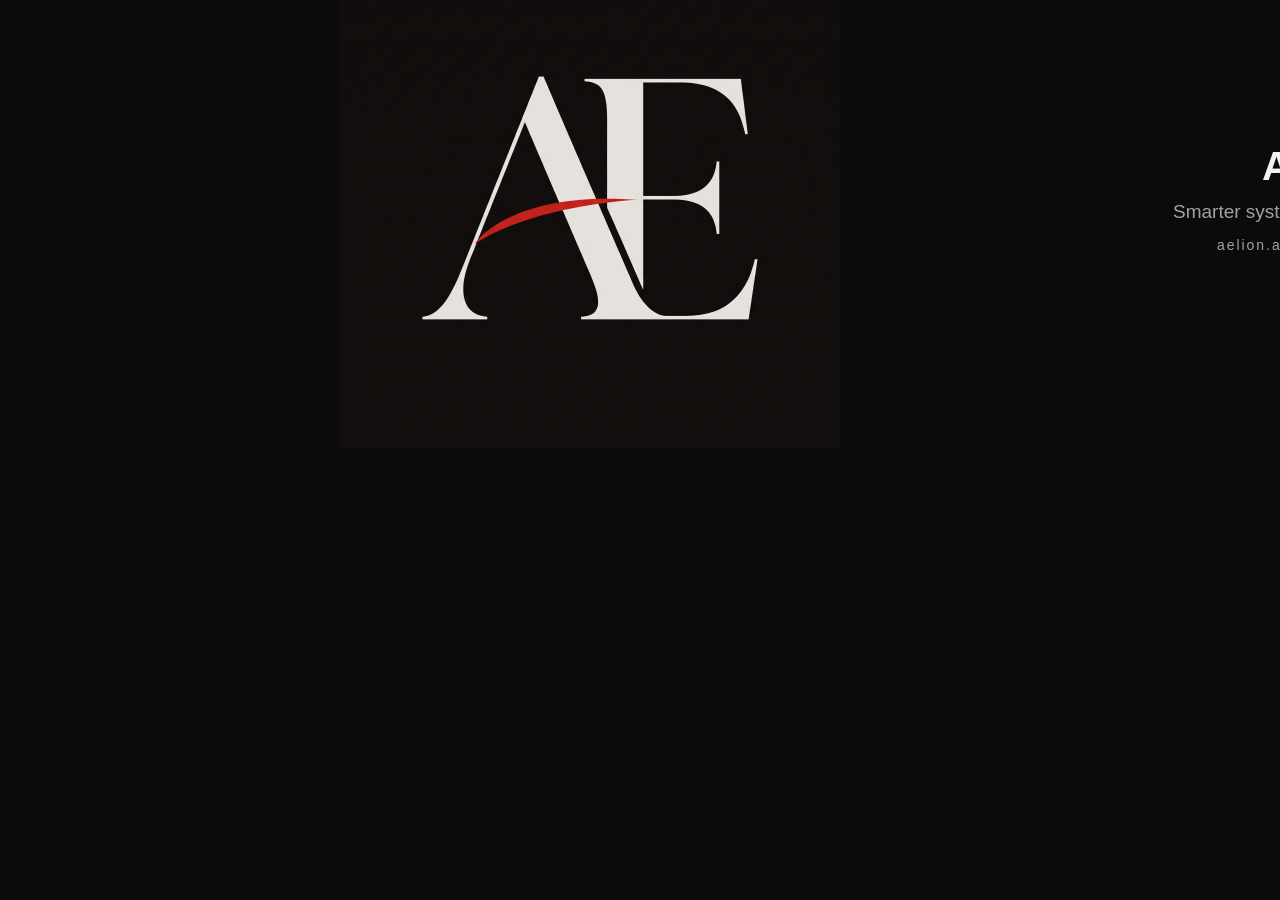
<file: assets/banner-src.html>
<!DOCTYPE html><html><head><meta charset="utf-8"><style>
*{margin:0;box-sizing:border-box}
body{width:1584px;height:396px;background:#0c0b0b;font-family:"Avenir Next","Helvetica Neue",Helvetica,sans-serif;color:#f3f1ee;display:flex;align-items:center;justify-content:flex-end;overflow:hidden;position:relative}
.mark{position:absolute;left:340px;top:-52px;width:500px;height:500px;object-fit:cover;opacity:.95}
.tx{margin-right:70px;text-align:right}
.word{font-size:40px;letter-spacing:.42em;font-weight:600}
.tag{margin-top:12px;font-size:19px;color:#a5a29b}
.tag b{color:#e0261e;font-weight:600}
.site{margin-top:14px;font-size:14px;color:#a5a29b;letter-spacing:.14em}
</style></head><body>
<img class="mark" src="aelion-mark-master.jpg">
<div class="tx">
  <div class="word">AELION</div>
  <div class="tag">Smarter systems. <b>Super human</b> results.</div>
  <div class="site">aelion.ai &nbsp;·&nbsp; AI-CINEMATIC GROWTH</div>
</div>
</body></html>
</file>
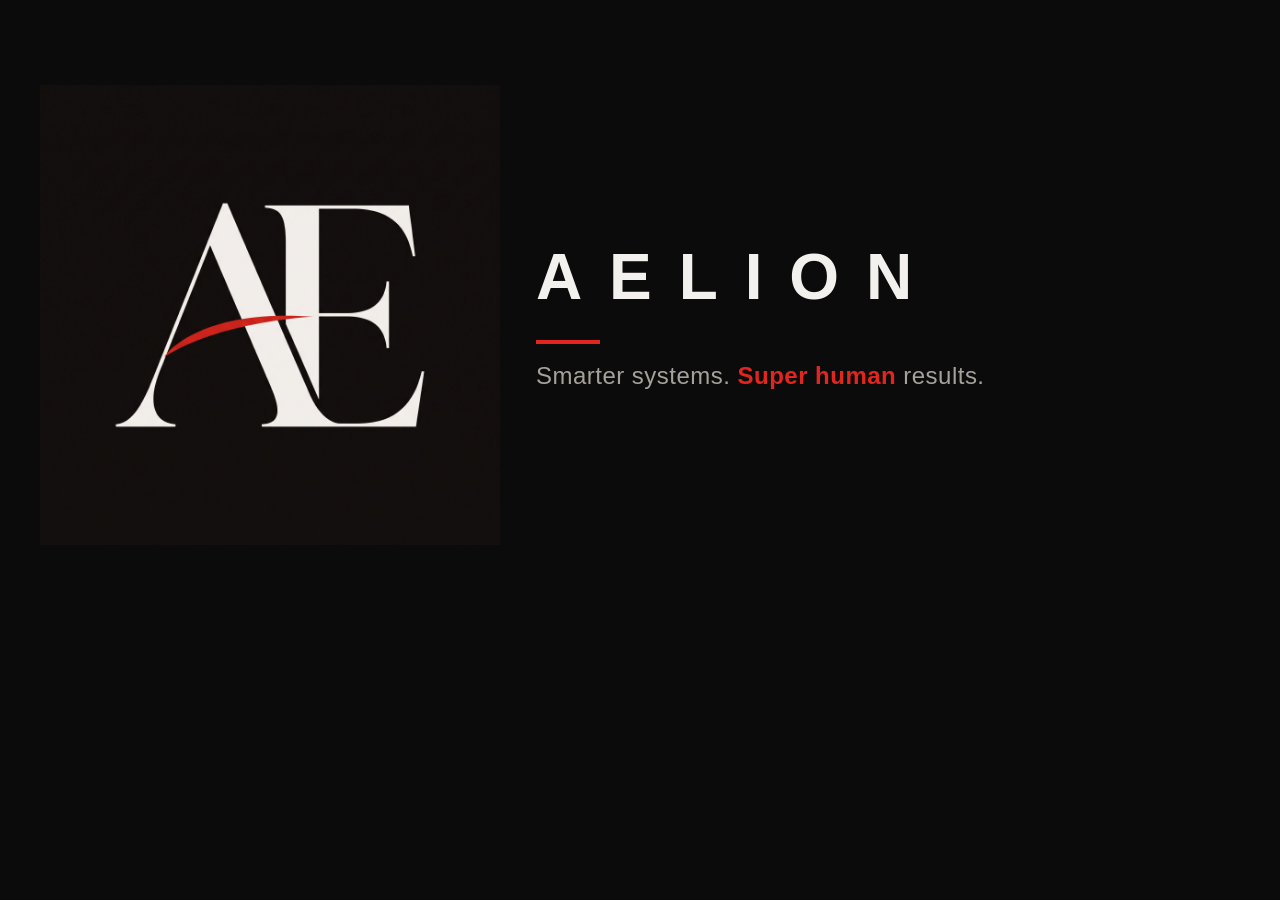
<file: assets/og-src.html>
<!DOCTYPE html><html><head><meta charset="utf-8"><style>
*{margin:0;box-sizing:border-box}
body{width:1200px;height:630px;background:#0c0b0b;font-family:"Avenir Next","Helvetica Neue",Helvetica,sans-serif;color:#f3f1ee;display:flex;align-items:center;overflow:hidden}
.mark{width:460px;height:460px;object-fit:cover;margin-left:40px}
.tx{margin-left:36px}
.word{font-size:64px;letter-spacing:.42em;font-weight:600}
.tag{margin-top:18px;font-size:24px;color:#a5a29b;letter-spacing:.02em}
.tag b{color:#e0261e;font-weight:600}
.rule{width:64px;height:4px;background:#e0261e;margin:26px 0 0}
</style></head><body>
<img class="mark" src="aelion-mark-master.jpg">
<div class="tx">
  <div class="word">AELION</div>
  <div class="rule"></div>
  <div class="tag">Smarter systems. <b>Super human</b> results.</div>
</div>
</body></html>
</file>
